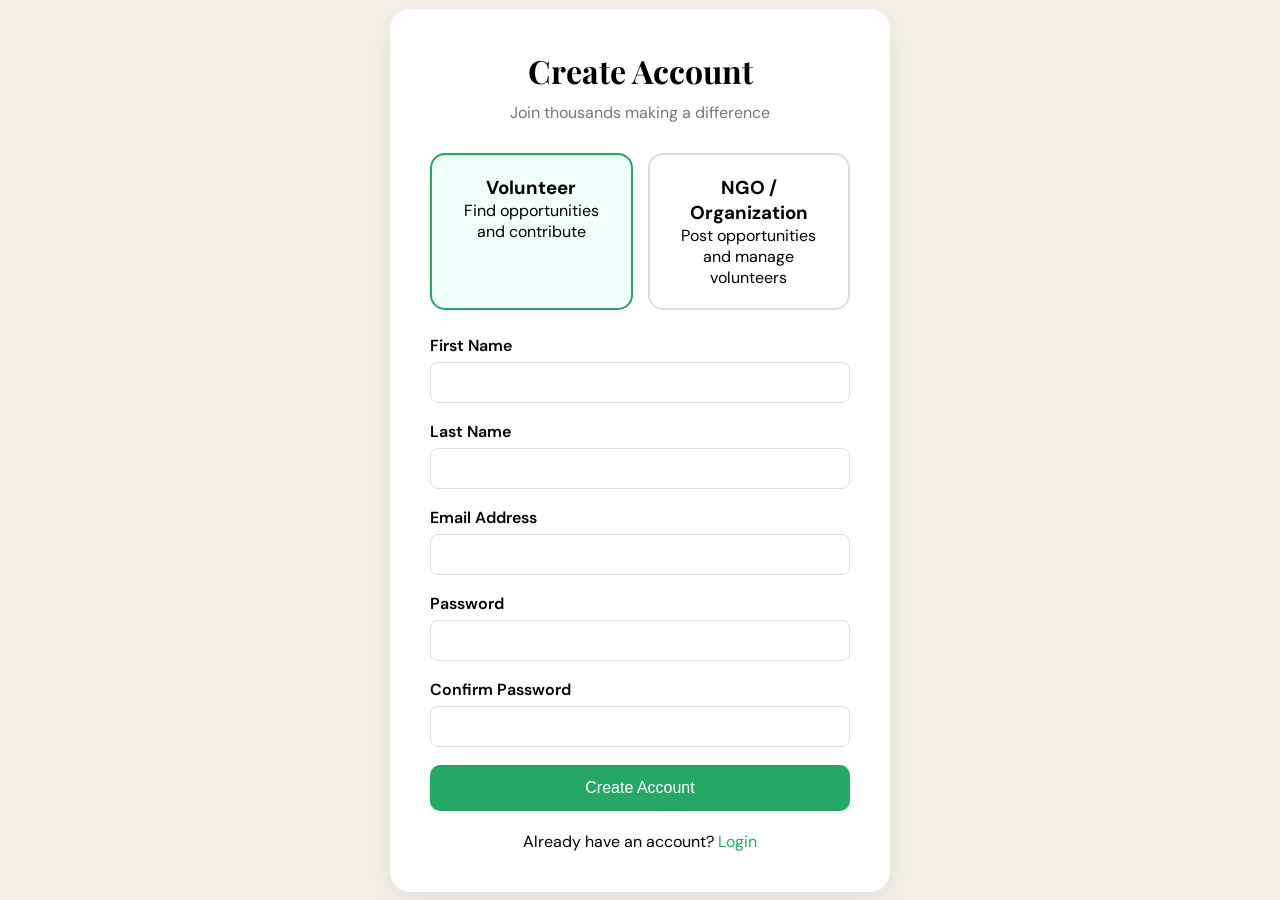
<file: index.html>
<!DOCTYPE html>
<html lang="en">
<head>
  <meta charset="UTF-8">
  <meta name="viewport" content="width=device-width, initial-scale=1.0">
  <title>VolunteerBridge Registration</title>

  <link rel="stylesheet" href="createAccount/login.css">

  <link href="https://fonts.googleapis.com/css2?family=Playfair+Display:wght@700;900&family=DM+Sans:wght@300;400;500;600&display=swap" rel="stylesheet">
</head>
<body>

  <div class="container">

    <div class="header">
      <h1>Create Account</h1>
      <p>Join thousands making a difference</p>
    </div>

    <div class="role-selection">
      <div class="role-card selected" id="card-volunteer">
        <h3>Volunteer</h3>
        <p>Find opportunities and contribute</p>
      </div>

      <div class="role-card" id="card-ngo">
        <h3>NGO / Organization</h3>
        <p>Post opportunities and manage volunteers</p>
      </div>
    </div>

    <form id="registerForm">

      <div class="input-group">
        <label>First Name</label>
        <input type="text" id="firstName" required>
      </div>

      <div class="input-group">
        <label>Last Name</label>
        <input type="text" id="lastName" required>
      </div>

      <div class="input-group">
        <label>Email Address</label>
        <input type="email" id="email" required>
      </div>

      <div class="input-group">
        <label>Password</label>
        <input type="password" id="password" required>
      </div>

      <div class="input-group">
        <label>Confirm Password</label>
        <input type="password" id="confirmPassword" required>
      </div>

      <button type="submit" class="btn-primary">
        Create Account
      </button>

      <p class="login-link">
        Already have an account?
        <a href="signupAccount/forgetpassword.html">Login</a>
      </p>

    </form>

  </div>

  <script src="createAccount/login.js"></script>

</body>
</html>
</file>
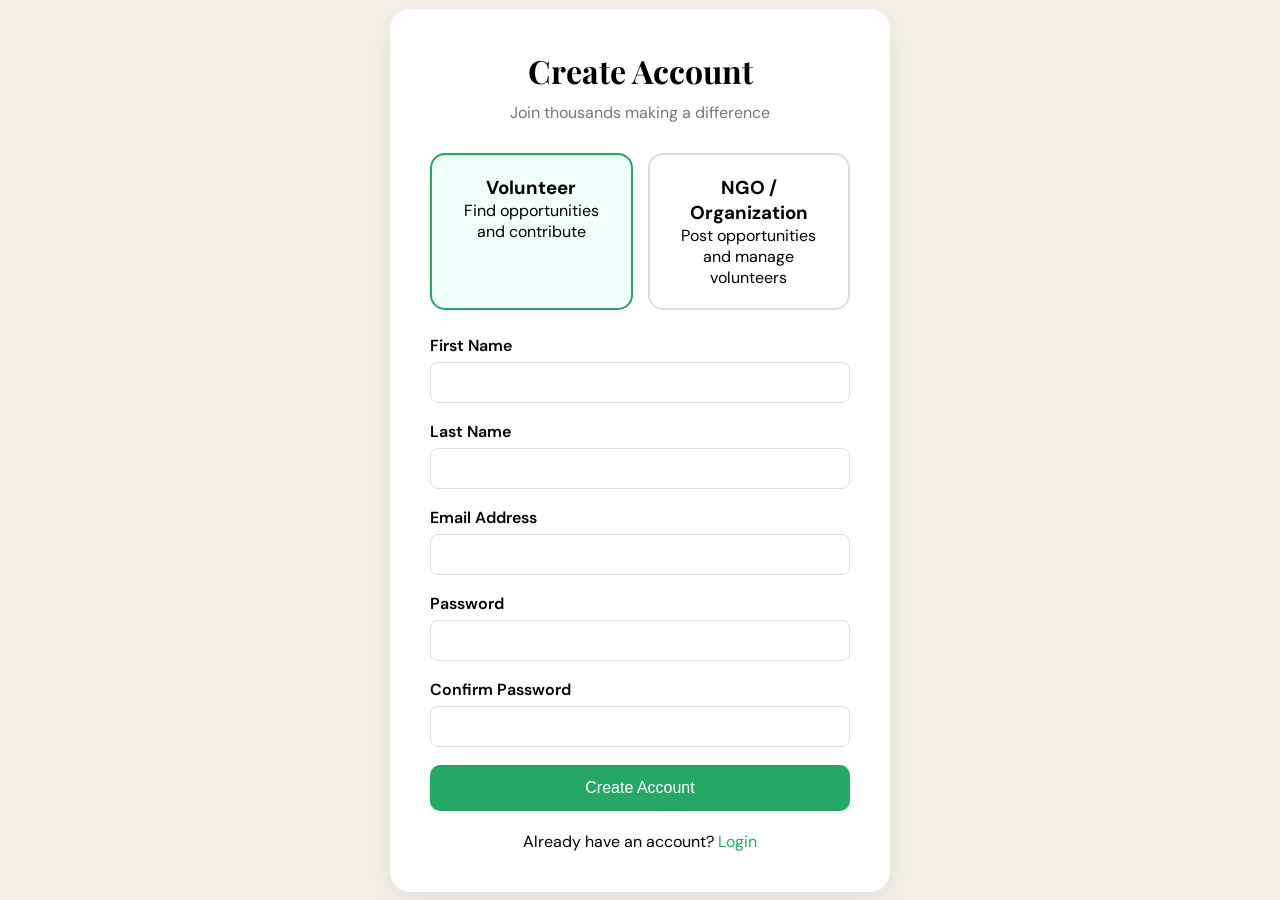
<file: createAccount/login.html>
<!DOCTYPE html>
<html lang="en">
<head>
  <meta charset="UTF-8">
  <meta name="viewport" content="width=device-width, initial-scale=1.0">
  <title>VolunteerBridge Registration</title>

  <link rel="stylesheet" href="login.css">

  <link href="https://fonts.googleapis.com/css2?family=Playfair+Display:wght@700;900&family=DM+Sans:wght@300;400;500;600&display=swap" rel="stylesheet">
</head>
<body>

  <div class="container">

    <div class="header">
      <h1>Create Account</h1>
      <p>Join thousands making a difference</p>
    </div>

    <div class="role-selection">
      <div class="role-card selected" id="card-volunteer">
        <h3>Volunteer</h3>
        <p>Find opportunities and contribute</p>
      </div>

      <div class="role-card" id="card-ngo">
        <h3>NGO / Organization</h3>
        <p>Post opportunities and manage volunteers</p>
      </div>
    </div>

    <form id="registerForm">

      <div class="input-group">
        <label>First Name</label>
        <input type="text" id="firstName" required>
      </div>

      <div class="input-group">
        <label>Last Name</label>
        <input type="text" id="lastName" required>
      </div>

      <div class="input-group">
        <label>Email Address</label>
        <input type="email" id="email" required>
      </div>

      <div class="input-group">
        <label>Password</label>
        <input type="password" id="password" required>
      </div>

      <div class="input-group">
        <label>Confirm Password</label>
        <input type="password" id="confirmPassword" required>
      </div>

      <button type="submit" class="btn-primary">
        Create Account
      </button>

      <p class="login-link">
        Already have an account?
        <a href="login.html">Login</a>
      </p>

    </form>

  </div>

  <script src="login.js"></script>

</body>
</html>
</file>
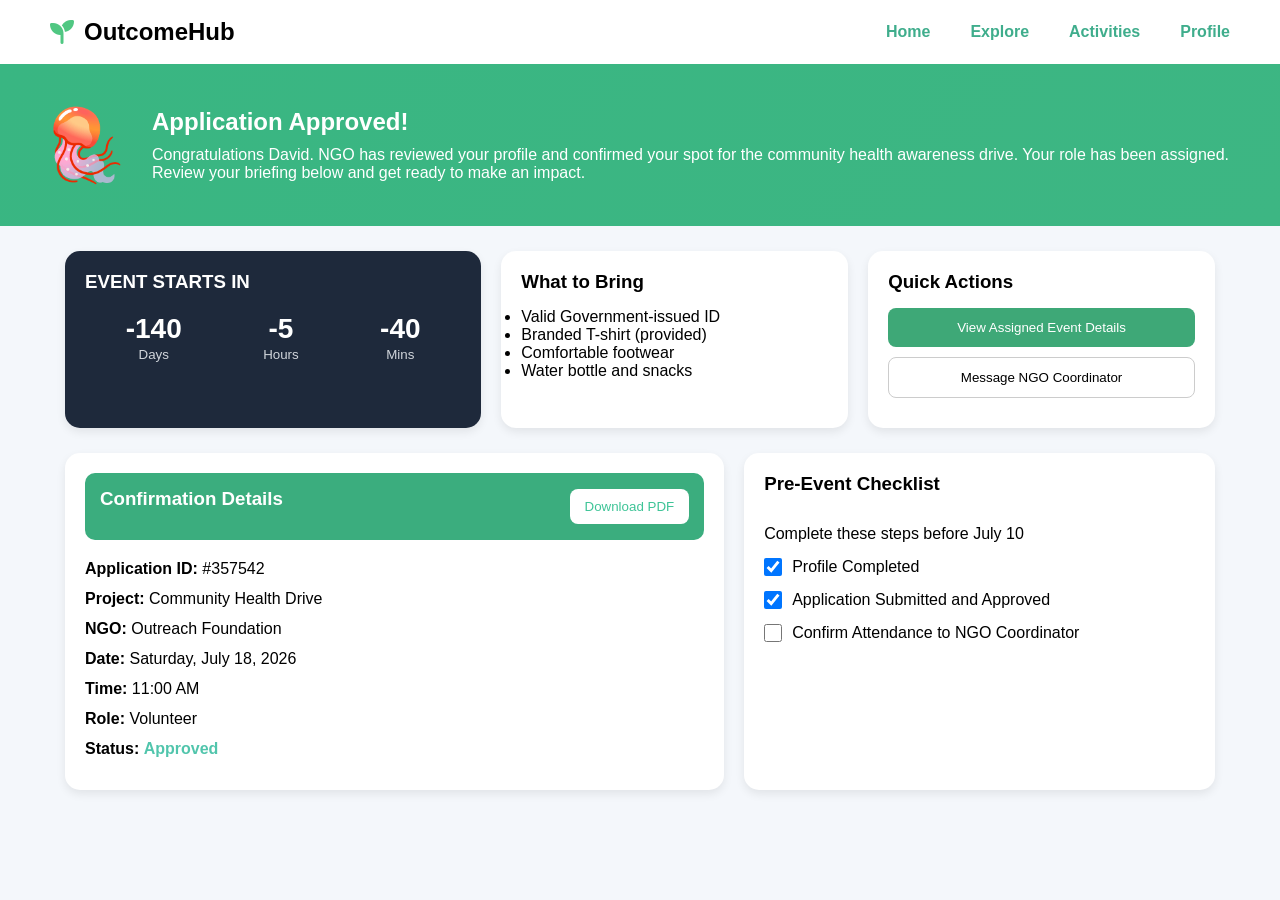
<file: Dashboard/dashboardApprove.html>
<!DOCTYPE html>
<html lang="en">
<head>
<meta charset="UTF-8">
<meta name="viewport" content="width=device-width, initial-scale=1.0">
<title>OutcomeHub - Application Approved</title>

<link rel="stylesheet" href="dashboardApprove.css">

<link href="https://cdnjs.cloudflare.com/ajax/libs/font-awesome/6.5.1/css/all.min.css" rel="stylesheet">
</head>
<body>

<!-- Navbar -->
<nav class="navbar">
    <div class="logo">
        <i class="fas fa-seedling"></i>
        <h2>OutcomeHub</h2>
    </div>

    <ul>
        <li><a href="#">Home</a></li>
        <li><a href="#">Explore</a></li>
        <li><a href="#" class="active">Activities</a></li>
        <li><a href="#">Profile</a></li>
    </ul>
</nav>

<!-- Hero Section -->
<section class="hero">
    <div class="hero-icon">
        🪼
    </div>

    <div>
        <h1>Application Approved!</h1>

        <p>
            Congratulations David. NGO has reviewed your profile and confirmed
            your spot for the community health awareness drive. Your role has
            been assigned. Review your briefing below and get ready to make
            an impact.
        </p>
    </div>
</section>

<!-- Main Content -->
<div class="container">

    <!-- Event Timer -->
    <div class="card timer-card">
        <h3>EVENT STARTS IN</h3>

        <div class="timer">
            <div>
                <span id="days">10</span>
                <small>Days</small>
            </div>

            <div>
                <span id="hours">17</span>
                <small>Hours</small>
            </div>

            <div>
                <span id="mins">45</span>
                <small>Mins</small>
            </div>
        </div>
    </div>

    <!-- What to Bring -->
    <div class="card">
        <h3>What to Bring</h3>

        <ul>
            <li>Valid Government-issued ID</li>
            <li>Branded T-shirt (provided)</li>
            <li>Comfortable footwear</li>
            <li>Water bottle and snacks</li>
        </ul>
    </div>

    <!-- Quick Actions -->
    <div class="card">
        <h3>Quick Actions</h3>

        <button class="btn primary">
            View Assigned Event Details
        </button>

        <button class="btn">
            Message NGO Coordinator
        </button>
    </div>

</div>

<!-- Details Section -->
<div class="bottom-grid">

    <!-- Confirmation -->
    <div class="card details-card">

        <div class="details-header">
            <h3>Confirmation Details</h3>

            <button class="download-btn">
                Download PDF
            </button>
        </div>

        <div class="details-body">

            <p><strong>Application ID:</strong> #357542</p>

            <p><strong>Project:</strong> Community Health Drive</p>

            <p><strong>NGO:</strong> Outreach Foundation</p>

            <p><strong>Date:</strong> Saturday, July 18, 2026</p>

            <p><strong>Time:</strong> 11:00 AM</p>

            <p><strong>Role:</strong> Volunteer</p>

            <p><strong>Status:</strong>
                <span class="approved">Approved</span>
            </p>

        </div>

    </div>

    <!-- Checklist -->
    <div class="card checklist">

        <h3>Pre-Event Checklist</h3>

        <p>Complete these steps before July 10</p>

        <label>
            <input type="checkbox" checked>
            Profile Completed
        </label>

        <label>
            <input type="checkbox" checked>
            Application Submitted and Approved
        </label>

        <label>
            <input type="checkbox">
            Confirm Attendance to NGO Coordinator
        </label>

    </div>

</div>

<script src="dashboardApprove.js"></script>

</body>
</html>
</file>
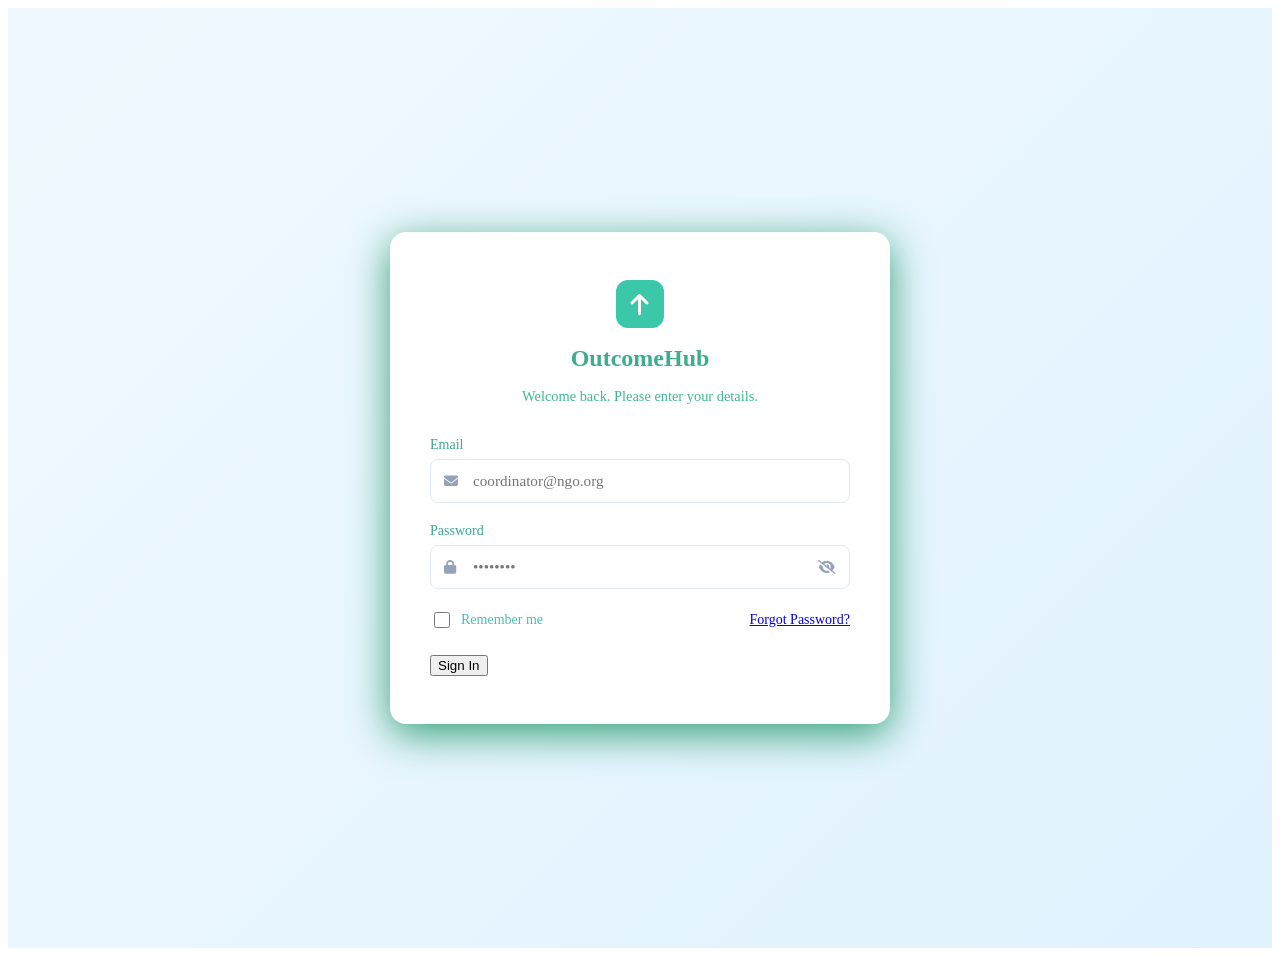
<file: signupAccount/forgetpassword.html>
<!DOCTYPE html>
<html lang="en">
<head>
  <meta charset="UTF-8">
  <meta name="viewport" content="width=device-width, initial-scale=1.0">
  <title>OutcomeHub - Login</title>

  <link rel="stylesheet" href="forgetpassword.css">

  <!-- Font Awesome -->
  <link rel="stylesheet"
        href="https://cdnjs.cloudflare.com/ajax/libs/font-awesome/6.5.1/css/all.min.css">
</head>
<body>

  <div class="auth-wrapper">
    <div class="login-card">

      <!-- Logo -->
      <div class="logo">
        <div class="logo-icon">
          <i class="fas fa-arrow-up"></i>
        </div>
        <h1>OutcomeHub</h1>
      </div>

      <p class="subtitle">
        Welcome back. Please enter your details.
      </p>

      <!-- Login Form -->
      <form id="loginForm" novalidate>

        <div class="form-group">
          <label for="email">Email</label>
          <div class="input-wrap">
            <i class="fas fa-envelope input-icon"></i>
            <input
              type="email"
              id="email"
              placeholder="coordinator@ngo.org"
              required
            >
          </div>
          <span class="error-msg"></span>
        </div>

        <div class="form-group">
          <label for="password">Password</label>
          <div class="input-wrap">
            <i class="fas fa-lock input-icon"></i>
            <input
              type="password"
              id="password"
              placeholder="••••••••"
              required
            >
            <i class="fas fa-eye-slash toggle-pass"></i>
          </div>
          <span class="error-msg"></span>
        </div>

        <div class="form-options">
          <label class="checkbox-wrap">
            <input type="checkbox" id="remember">
            <span>Remember me</span>
          </label>

          <a href="forgot-password.html">
            Forgot Password?
          </a>
        </div>

        <button type="submit" class="login-btn">
          Sign In
        </button>

      </form>

    </div>
  </div>

  <script src="forgetpassword.js"></script>

</body>
</html>
</file>
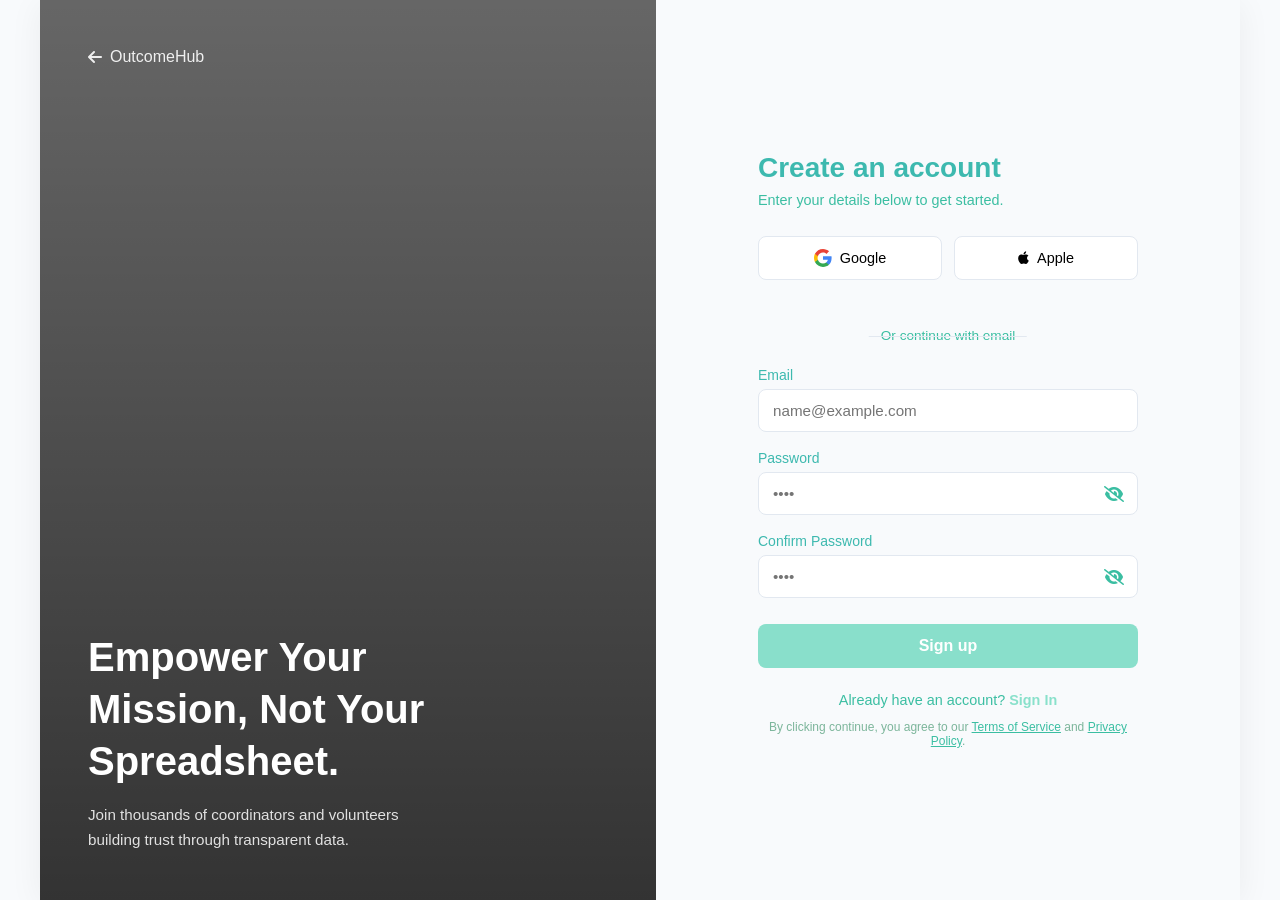
<file: signupAccount/signup.html>
<!DOCTYPE html>
<html lang="en">
<head>
  <meta charset="UTF-8">
  <meta name="viewport" content="width=device-width, initial-scale=1.0">
  <title>OutcomeHub - Sign Up</title>
  <link rel="stylesheet" href="signup.css">
  <link rel="stylesheet" href="https://cdnjs.cloudflare.com/ajax/libs/font-awesome/6.5.1/css/all.min.css">
</head>
<body>
  <div class="signup-container">
    
    <!-- Left Side -->
    <div class="left-panel">
      <a href="../index.html" class="back-link">
        <i class="fas fa-arrow-left"></i> OutcomeHub
      </a>
      
      <div class="hero">
        <h1>Empower Your<br>Mission, Not Your<br>Spreadsheet.</h1>
        <p>Join thousands of coordinators and volunteers building trust through transparent data.</p>
      </div>
    </div>

    <!-- Right Side -->
    <div class="right-panel">
      <div class="form-container">
        <h2>Create an account</h2>
        <p class="subtext">Enter your details below to get started.</p>

        <!-- Social Login -->
        <div class="social-buttons">
          <button class="social-btn" data-provider="google">
            <svg width="18" height="18" viewBox="0 0 18 18"><path fill="#4285F4" d="M17.64 9.2c0-.64-.06-1.25-.16-1.84H9v3.48h4.84c-.21 1.13-.83 2.08-1.77 2.72v2.26h2.86c1.68-1.54 2.64-3.81 2.64-6.62z"/><path fill="#34A853" d="M9 18c2.43 0 4.47-.8 5.96-2.18l-2.86-2.26c-.8.54-1.82.86-3.1.86-2.38 0-4.4-1.6-5.12-3.76H.96v2.36C2.44 15.98 5.48 18 9 18z"/><path fill="#FBBC05" d="M3.88 10.66c-.18-.54-.28-1.12-.28-1.72s.1-1.18.28-1.72V4.86H.96A8.97 8.97 0 000 9c0 1.45.35 2.82.96 4.04l2.92-2.38z"/><path fill="#EA4335" d="M9 3.58c1.32 0 2.5.45 3.44 1.34l2.58-2.58C13.46.9 11.43 0 9 0 5.48 0 2.44 2.02.96 4.86l2.92 2.38C4.6 5.18 6.62 3.58 9 3.58z"/></svg>
            Google
          </button>
          <button class="social-btn" data-provider="apple">
            <i class="fab fa-apple"></i> Apple
          </button>
        </div>

        <div class="divider">Or continue with email</div>

        <!-- Form -->
        <form id="signupForm">
          <div class="field">
            <label for="email">Email</label>
            <input type="email" id="email" placeholder="name@example.com" required>
            <span class="error"></span>
          </div>

          <div class="field">
            <label for="password">Password</label>
            <div class="password-wrap">
              <input type="password" id="password" placeholder="••••" required>
              <i class="fas fa-eye-slash toggle"></i>
            </div>
            <span class="error"></span>
          </div>

          <div class="field">
            <label for="confirmPassword">Confirm Password</label>
            <div class="password-wrap">
              <input type="password" id="confirmPassword" placeholder="••••" required>
              <i class="fas fa-eye-slash toggle"></i>
            </div>
            <span class="error"></span>
          </div>

          <button type="submit" class="btn-submit">Sign up</button>
        </form>

        <p class="footer-text">
          Already have an account? <a href="forgetpassword.html">Sign In</a>
        </p>
        <p class="terms">By clicking continue, you agree to our <a href="#">Terms of Service</a> and <a href="#">Privacy Policy</a>.</p>
      </div>
    </div>
  </div>

  <script src="signup.js"></script>
</body>
</html>
</file>
<file: createAccount/login.css>
:root{
  --green:#25a865;
  --dark:#0d1f15;
  --cream:#f5f0e8;
}

*{
  margin:0;
  padding:0;
  box-sizing:border-box;
}

body{
  background:var(--cream);
  font-family:'DM Sans',sans-serif;
  display:flex;
  justify-content:center;
  align-items:center;
  min-height:100vh;
}

.container{
  width:100%;
  max-width:500px;
  background:white;
  padding:40px;
  border-radius:20px;
  box-shadow:0 10px 30px rgba(0,0,0,.08);
}

.header{
  text-align:center;
  margin-bottom:30px;
}

.header h1{
  font-family:'Playfair Display',serif;
  margin-bottom:10px;
}

.header p{
  color:#777;
}

.role-selection{
  display:grid;
  grid-template-columns:1fr 1fr;
  gap:15px;
  margin-bottom:25px;
}

.role-card{
  border:2px solid #ddd;
  border-radius:15px;
  padding:20px;
  cursor:pointer;
  text-align:center;
  transition:.3s;
}

.role-card.selected{
  border-color:var(--green);
  background:#f0fff7;
}

.role-card:hover{
  border-color:var(--green);
}

.input-group{
  margin-bottom:18px;
}

.input-group label{
  display:block;
  margin-bottom:6px;
  font-weight:600;
}

.input-group input{
  width:100%;
  padding:12px;
  border:1px solid #ddd;
  border-radius:8px;
}

.input-group input:focus{
  outline:none;
  border-color:var(--green);
}

.btn-primary{
  width:100%;
  background:var(--green);
  color:white;
  border:none;
  padding:14px;
  border-radius:10px;
  cursor:pointer;
  font-size:16px;
}

.btn-primary:hover{
  opacity:.9;
}

.login-link{
  text-align:center;
  margin-top:20px;
}

.login-link a{
  color:var(--green);
  text-decoration:none;
}
</file>
<file: Dashboard/dashboardApprove.css>
*{
    margin:0;
    padding:0;
    box-sizing:border-box;
    font-family:'Segoe UI',sans-serif;
}

body{
    background:#f4f7fb;
}

/* Navbar */

.navbar{
    background:white;
    display:flex;
    justify-content:space-between;
    align-items:center;
    padding:18px 50px;
    box-shadow:0 2px 8px rgb(49, 121, 73);
}

.logo{
    display:flex;
    gap:10px;
    align-items:center;
}

.logo i{
    color:#50c782;
    font-size:24px;
}

.navbar ul{
    list-style:none;
    display:flex;
    gap:40px;
}

.navbar a{
    text-decoration:none;
    color:#3fad8c;
    font-weight:600;
}

.active{
    color:#3ec485;
}

/* Hero */

.hero{
    background:linear-gradient(
    135deg,
    #39b682,
    #3db683);
    color:white;
    padding:40px;
    display:flex;
    align-items:center;
    gap:25px;
}

.hero-icon{
    font-size:70px;
}

.hero h1{
    margin-bottom:10px;
}

/* Layout */

.container{
    max-width:1200px;
    margin:auto;
    padding:25px;
    display:grid;
    grid-template-columns:
    1.2fr 1fr 1fr;
    gap:20px;
}

.bottom-grid{
    max-width:1200px;
    margin:auto;
    padding:0 25px 25px;
    display:grid;
    grid-template-columns:
    1.4fr 1fr;
    gap:20px;
}

.card{
    background:white;
    border-radius:15px;
    padding:20px;
    box-shadow:0 4px 10px rgba(0,0,0,.08);
}

.card h3{
    margin-bottom:15px;
}

/* Timer */

.timer-card{
    background:#1e293b;
    color:white;
}

.timer{
    display:flex;
    justify-content:space-around;
    margin-top:20px;
}

.timer div{
    text-align:center;
}

.timer span{
    display:block;
    font-size:28px;
    font-weight:bold;
}

.timer small{
    color:#d1d5db;
}

/* Buttons */

.btn{
    width:100%;
    padding:12px;
    margin-bottom:10px;
    border:1px solid #ccc;
    border-radius:8px;
    cursor:pointer;
    background:white;
}

.primary{
    background:#3ea877;
    color:white;
    border:none;
}

/* Details */

.details-header{
    display:flex;
    justify-content:space-between;
    align-items:center;
    background:#3bad7e;
    color:white;
    padding:15px;
    border-radius:10px;
}

.download-btn{
    background:white;
    color:#3ec497;
    border:none;
    padding:10px 15px;
    border-radius:8px;
    cursor:pointer;
}

.details-body{
    padding-top:20px;
}

.details-body p{
    margin-bottom:12px;
}

.approved{
    color:rgb(81, 197, 172);
    font-weight:bold;
}

/* Checklist */

.checklist{
    display:flex;
    flex-direction:column;
    gap:15px;
}

.checklist label{
    display:flex;
    gap:10px;
    align-items:center;
}

input[type="checkbox"]{
    width:18px;
    height:18px;
}

/* Responsive */

@media(max-width:900px){

.container,
.bottom-grid{
    grid-template-columns:1fr;
}

.navbar{
    flex-direction:column;
    gap:15px;
}

.hero{
    flex-direction:column;
    text-align:center;
}
}
</file>
<file: signupAccount/forgetpassword.css>
/* Login specific styles */
.auth-wrapper {
  min-height: 100vh;
  display: flex;
  align-items: center;
  justify-content: center;
  background: linear-gradient(135deg, #f0f9ff 0%, #e0f2fe 100%);
  padding: 20px;
}

.login-card {
  width: 100%;
  max-width: 420px;
  background: white;
  border-radius: 16px;
  padding: 48px 40px;
  box-shadow: 0 10px 40px rgb(51, 160, 118);
}

.logo {
  text-align: center;
  margin-bottom: 12px;
}

.logo-icon {
  width: 48px;
  height: 48px;
  background: #3bc7a9;
  border-radius: 12px;
  display: flex;
  align-items: center;
  justify-content: center;
  margin: 0 auto 16px;
}

.logo-icon i {
  color: white;
  font-size: 24px;
}

.logo h1 {
  font-size: 1.5rem;
  font-weight: 700;
  color: #3dad8c;
}

.subtitle {
  text-align: center;
  color: #3db990;
  font-size: 0.9rem;
  margin-bottom: 32px;
}

.form-group {
  margin-bottom: 20px;
}

.form-group label {
  display: block;
  font-size: 0.875rem;
  font-weight: 500;
  color: #3ba896;
  margin-bottom: 6px;
}

.input-wrap {
  position: relative;
  display: flex;
  align-items: center;
}

.input-icon {
  position: absolute;
  left: 14px;
  color: #94a3b8;
  font-size: 14px;
  z-index: 1;
}

.input-wrap input {
  width: 100%;
  padding: 12px 14px 12px 42px;
  border: 1.5px solid #e2e8f0;
  border-radius: 8px;
  font-size: 0.95rem;
  font-family: inherit;
  transition: border-color 0.2s;
}

.input-wrap input:focus {
  outline: none;
  border-color: #3cc2ab;
  box-shadow: 0 0 0 3px rgba(14, 116, 144, 0.1);
}

.toggle-pass {
  position: absolute;
  right: 14px;
  color: #94a3b8;
  cursor: pointer;
  font-size: 14px;
}

.form-options {
  display: flex;
  justify-content: space-between;
  align-items: center;
  margin-bottom: 24px;
  font-size: 0.875rem;
}

.checkbox-wrap {
  display: flex;
  align-items: center;
  gap: 8px;
  cursor: pointer;
  color: #4bbeb5;
}

.checkbox-wrap input[type="checkbox"] {
  width: 16px;
  height: 16px;
  cursor: pointer;
}

.link {
  color: #3cc0a4;
  text-decoration: none;
  font-weight: 500;
}

.link:hover { text-decoration: underline; }

.btn-primary {
  width: 100%;
  padding: 13px;
  background: #3ab394;
  color: white;
  border: none;
  border-radius: 8px;
  font-size: 1rem;
  font-weight: 600;
  cursor: pointer;
  transition: background 0.2s;
  display: flex;
  align-items: center;
  justify-content: center;
  gap: 8px;
}

.btn-primary:hover:not(:disabled) {
  background: #0c5d73;
}

.divider {
  text-align: center;
  margin: 28px 0;
  position: relative;
  font-size: 0.85rem;
  color: #41b19e;
}

.divider::before {
  content: '';
  position: absolute;
  top: 50%;
  left: 0;
  right: 0;
  height: 1px;
  background: #e2e8f0;
}

.divider span {
  background: white;
  padding: 0 12px;
  position: relative;
}

.btn-social {
  width: 100%;
  padding: 12px;
  border: 1.5px solid #e2e8f0;
  background: white;
  border-radius: 8px;
  font-weight: 500;
  cursor: pointer;
  display: flex;
  align-items: center;
  justify-content: center;
  gap: 10px;
  transition: all 0.2s;
  margin-bottom: 24px;
}

.btn-social:hover {
  border-color: #0e7490;
  background: #f0fdfa;
}

.footer-link {
  text-align: center;
  font-size: 0.9rem;
  color: #64748b;
}

.footer-link a {
  color: #0e7490;
  font-weight: 600;
  text-decoration: none;
}

.form-group.error input {
  border-color: #4ba77cfd;
}

.error-msg {
  color: #3cb490ef;
  font-size: 0.8rem;
  margin-top: 5px;
  display: none;
}

.form-group.error .error-msg {
  display: block;
}

.hidden { display: none !important; }

@media (max-width: 480px) {
  .login-card {
    padding: 32px 24px;
  }
}
</file>
<file: signupAccount/signup.css>
:root {
  --primary: #5dd6b8b6;
  --primary-dark: #03c091;
  --text: #3db9af;
  --text-muted: #3bbea2;
  --border: #e2e8f0;
  --bg: #f8fafc;
  --error: #dc2626;
  --radius: 8px;
}

* { margin: 0; padding: 0; box-sizing: border-box; }

body {
  font-family: 'Inter', sans-serif;
  background: var(--bg);
  color: var(--text);
}

.signup-container {
  display: flex;
  min-height: 100vh;
  max-width: 1200px;
  margin: 0 auto;
  background: white;
  box-shadow: 0 4px 32px rgba(0,0,0,0.06);
}

/* Left Panel */
.left-panel {
  flex: 1;
  background: linear-gradient(rgba(0,0,0,0.6), rgba(0,0,0,0.8)), 
              url('https://images.unsplash.com/photo-1551434678-e076c223a692?w=800') center/cover;
  padding: 48px;
  display: flex;
  flex-direction: column;
  justify-content: space-between;
  color: white;
}

.back-link {
  color: white;
  text-decoration: none;
  font-weight: 500;
  display: flex;
  align-items: center;
  gap: 8px;
  opacity: 0.9;
  transition: opacity 0.2s;
}

.back-link:hover { opacity: 1; }

.hero h1 {
  font-size: 2.5rem;
  font-weight: 700;
  line-height: 1.3;
  margin-bottom: 16px;
}

.hero p {
  font-size: 0.95rem;
  opacity: 0.85;
  max-width: 320px;
  line-height: 1.6;
}

/* Right Panel */
.right-panel {
  flex: 1;
  display: flex;
  align-items: center;
  justify-content: center;
  padding: 48px 32px;
  background: var(--bg);
}

.form-container {
  width: 100%;
  max-width: 380px;
}

.form-container h2 {
  font-size: 1.75rem;
  font-weight: 700;
  margin-bottom: 8px;
}

.subtext {
  color: var(--text-muted);
  font-size: 0.9rem;
  margin-bottom: 28px;
}

/* Social Buttons */
.social-buttons {
  display: grid;
  grid-template-columns: 1fr 1fr;
  gap: 12px;
  margin-bottom: 24px;
}

.social-btn {
  display: flex;
  align-items: center;
  justify-content: center;
  gap: 8px;
  padding: 12px;
  border: 1.5px solid var(--border);
  background: white;
  border-radius: var(--radius);
  font-weight: 500;
  cursor: pointer;
  transition: all 0.2s;
  font-size: 0.9rem;
}

.social-btn:hover {
  border-color: var(--primary);
  background: #f0fdfa;
}

/* Divider */
.divider {
  text-align: center;
  font-size: 0.85rem;
  color: var(--text-muted);
  margin: 24px 0;
  position: relative;
}

.divider::before {
  content: '';
  position: absolute;
  top: 50%;
  left: 0;
  right: 0;
  height: 1px;
  background: var(--border);
}

.divider {
  background: var(--bg);
  padding: 0 12px;
  display: inline-block;
  position: relative;
  left: 50%;
  transform: translateX(-50%);
}

/* Form Fields */
.field {
  margin-bottom: 18px;
}

.field label {
  display: block;
  font-size: 0.875rem;
  font-weight: 500;
  margin-bottom: 6px;
  color: var(--text);
}

.field input {
  width: 100%;
  padding: 12px 14px;
  border: 1.5px solid var(--border);
  border-radius: var(--radius);
  font-size: 0.95rem;
  font-family: inherit;
  transition: border 0.2s;
}

.field input:focus {
  outline: none;
  border-color: var(--primary);
}

.password-wrap {
  position: relative;
}

.toggle {
  position: absolute;
  right: 14px;
  top: 50%;
  transform: translateY(-50%);
  cursor: pointer;
  color: var(--text-muted);
}

.field.error input {
  border-color: var(--error);
}

.error {
  color: var(--error);
  font-size: 0.8rem;
  margin-top: 5px;
  display: none;
}

.field.error .error { display: block; }

/* Submit Button */
.btn-submit {
  width: 100%;
  padding: 13px;
  background: var(--primary);
  color: white;
  border: none;
  border-radius: var(--radius);
  font-size: 1rem;
  font-weight: 600;
  cursor: pointer;
  margin-top: 8px;
  transition: background 0.2s;
}

.btn-submit:hover:not(:disabled) {
  background: var(--primary-dark);
}

.btn-submit:disabled {
  opacity: 0.6;
  cursor: not-allowed;
}

/* Success state */
.success-message {
  text-align: center;
  padding: 60px 20px;
}

.success-icon {
  font-size: 64px;
  color: #16a34a;
  margin-bottom: 20px;
}

.success-text {
  color: #64748b;
  margin-top: 10px;
  margin-bottom: 24px;
}

.success-btn {
  display: inline-block;
  text-decoration: none;
  text-align: center;
}

/* Footer */
.footer-text {
  text-align: center;
  margin-top: 24px;
  font-size: 0.9rem;
  color: var(--text-muted);
}

.footer-text a {
  color: var(--primary);
  font-weight: 600;
  text-decoration: none;
}

.terms {
  text-align: center;
  margin-top: 12px;
  font-size: 0.75rem;
  color: #60a585d0;
}

.terms a {
  color: var(--text-muted);
  text-decoration: underline;
}

/* Responsive */
@media (max-width: 900px) {
  .signup-container {
    flex-direction: column;
    max-width: 500px;
  }
  
  .left-panel {
    min-height: 280px;
    padding: 32px 24px;
  }
  
  .hero h1 { font-size: 1.9rem; }
}

@media (max-width: 480px) {
  .left-panel { display: none; }
  .right-panel { padding: 32px 20px; }
  .social-buttons { grid-template-columns: 1fr; }
}
</file>
